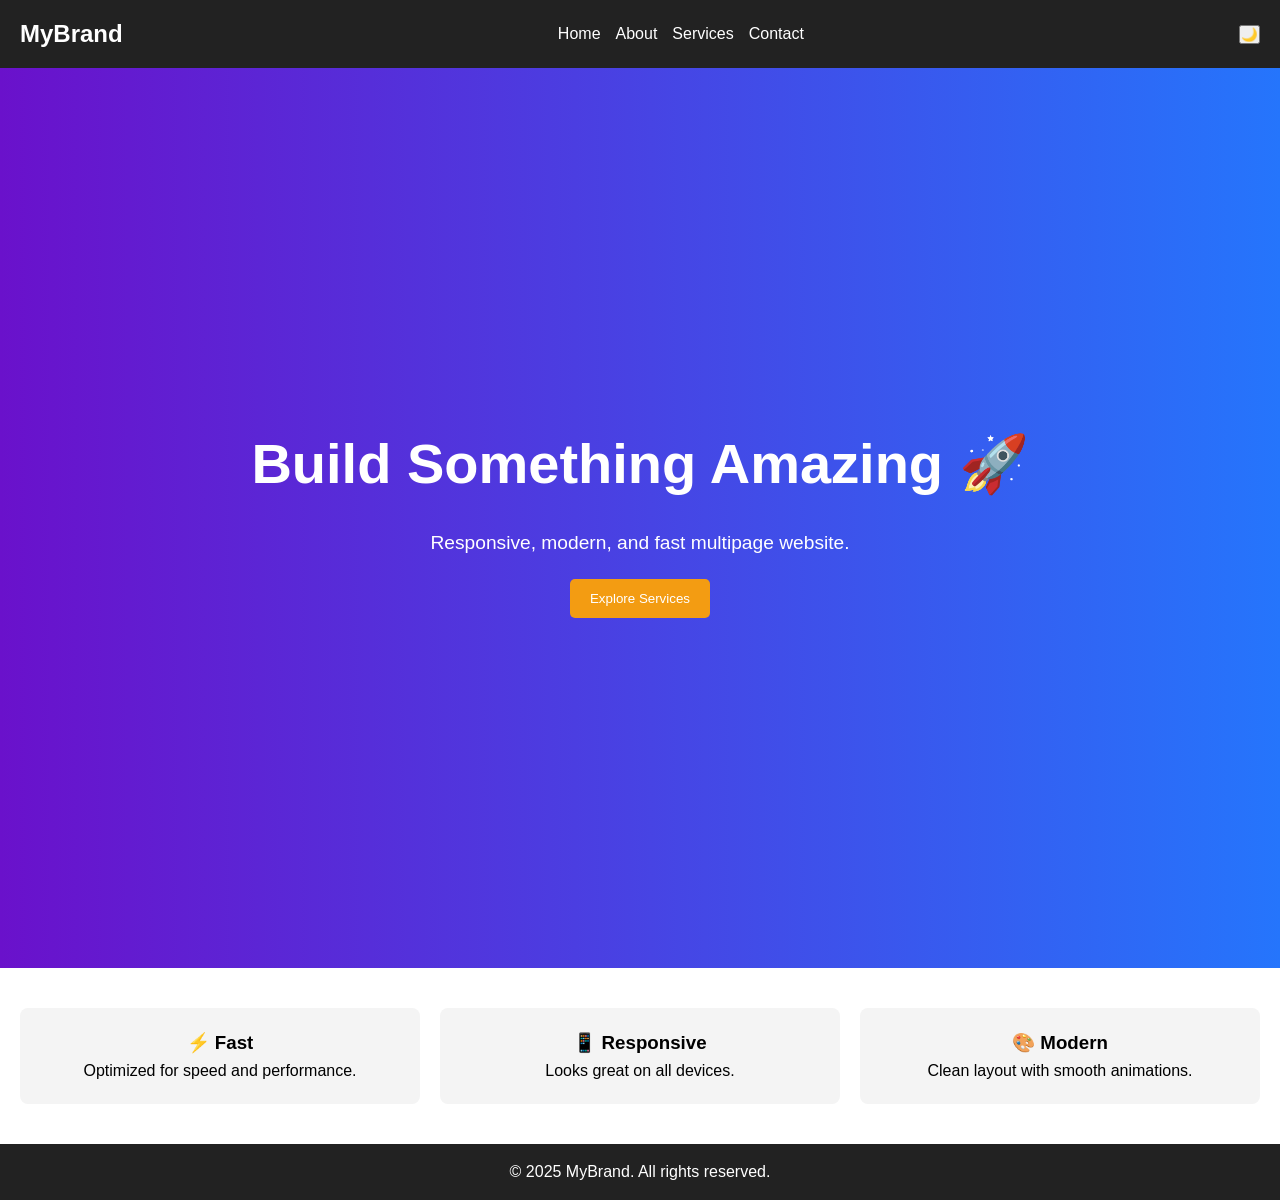
<file: index.html>
<!DOCTYPE html>
<html lang="en">
<head>
  <meta charset="UTF-8">
  <meta name="viewport" content="width=device-width, initial-scale=1.0">
  <title>MyBrand | Home</title>
  <link rel="stylesheet" href="style.css">
</head>
<body>
  <!-- Navbar -->
  <header>
    <nav class="navbar">
      <div class="logo">MyBrand</div>
      <ul class="nav-links" id="navLinks">
        <li><a href="index.html">Home</a></li>
        <li><a href="about.html">About</a></li>
        <li><a href="services.html">Services</a></li>
        <li><a href="contact.html">Contact</a></li>
      </ul>
      <div class="hamburger" onclick="toggleMenu()">☰</div>
      <button id="darkModeBtn">🌙</button>
    </nav>
  </header>

  <!-- Hero Section -->
  <section id="hero" class="hero">
    <h1>Build Something Amazing 🚀</h1>
    <p>Responsive, modern, and fast multipage website.</p>
    <a href="services.html"><button class="cta-btn">Explore Services</button></a>
  </section>

  <!-- Features Section -->
  <section id="features" class="features">
    <div class="feature">
      <h3>⚡ Fast</h3>
      <p>Optimized for speed and performance.</p>
    </div>
    <div class="feature">
      <h3>📱 Responsive</h3>
      <p>Looks great on all devices.</p>
    </div>
    <div class="feature">
      <h3>🎨 Modern</h3>
      <p>Clean layout with smooth animations.</p>
    </div>
  </section>

  <!-- Footer -->
  <footer>
    <p>© 2025 MyBrand. All rights reserved.</p>
  </footer>

  <button id="scrollTopBtn">⬆</button>
  <script src="script.js"></script>
</body>
</html>
</file>
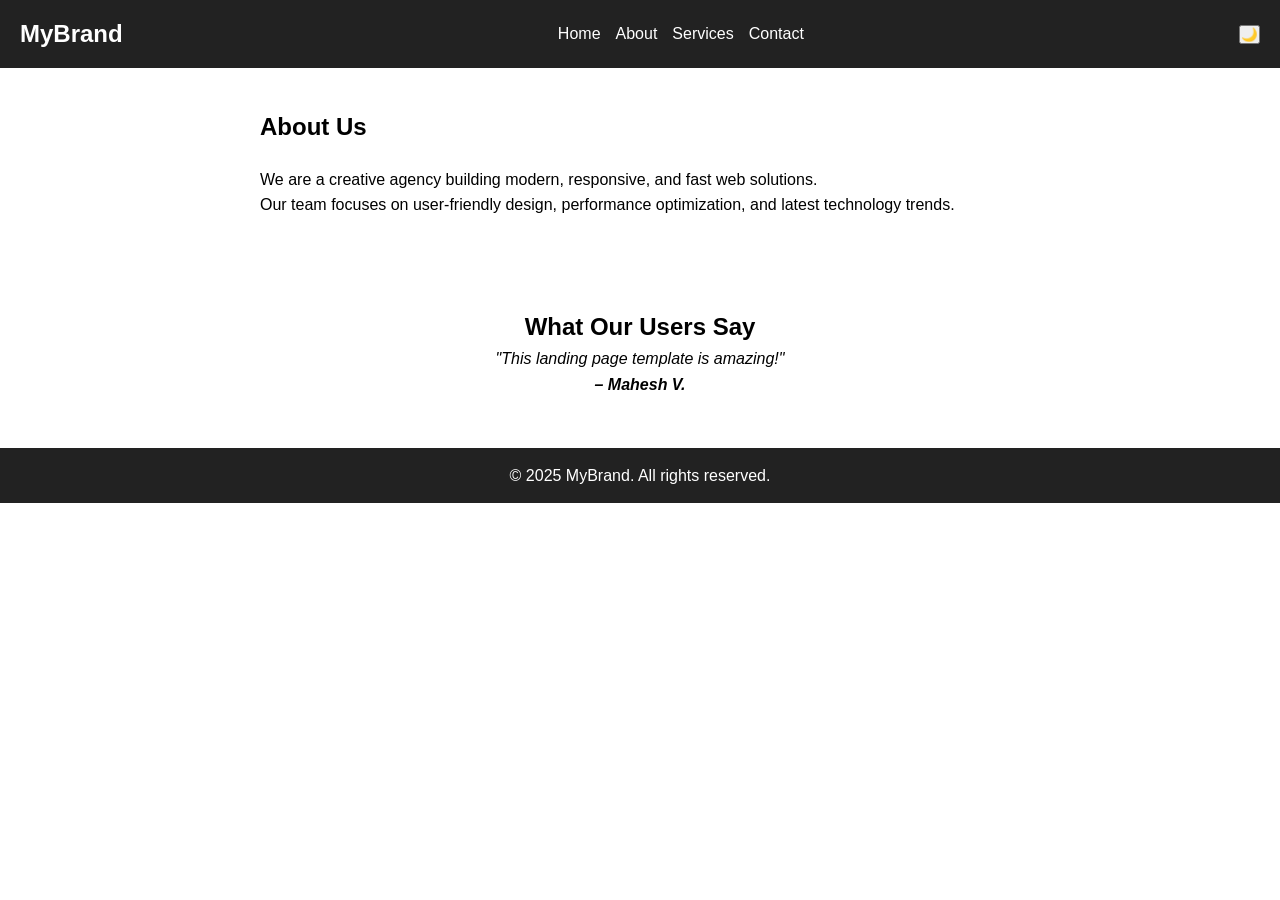
<file: about.html>
<!DOCTYPE html>
<html lang="en">
<head>
  <meta charset="UTF-8">
  <meta name="viewport" content="width=device-width, initial-scale=1.0">
  <title>MyBrand | About</title>
  <link rel="stylesheet" href="style.css">
</head>
<body>
  <header>
    <nav class="navbar">
      <div class="logo">MyBrand</div>
      <ul class="nav-links" id="navLinks">
        <li><a href="index.html">Home</a></li>
        <li><a href="about.html" class="active">About</a></li>
        <li><a href="services.html">Services</a></li>
        <li><a href="contact.html">Contact</a></li>
      </ul>
      <div class="hamburger" onclick="toggleMenu()">☰</div>
      <button id="darkModeBtn">🌙</button>
    </nav>
  </header>

  <section class="page-content">
    <h1>About Us</h1>
    <p>We are a creative agency building modern, responsive, and fast web solutions.</p>
    <p>Our team focuses on user-friendly design, performance optimization, and latest technology trends.</p>
  </section>
  <section class="testimonials">
    <h2>What Our Users Say</h2>
    <div class="testimonial-container">
      <p id="testimonialText">"This landing page template is amazing!"</p>
      <h4 id="testimonialAuthor">– Mahesh V.</h4>
    </div>
  </section>
  

  <footer>
    <p>© 2025 MyBrand. All rights reserved.</p>
  </footer>
  <script src="script.js"></script>
</body>
</html>
</file>
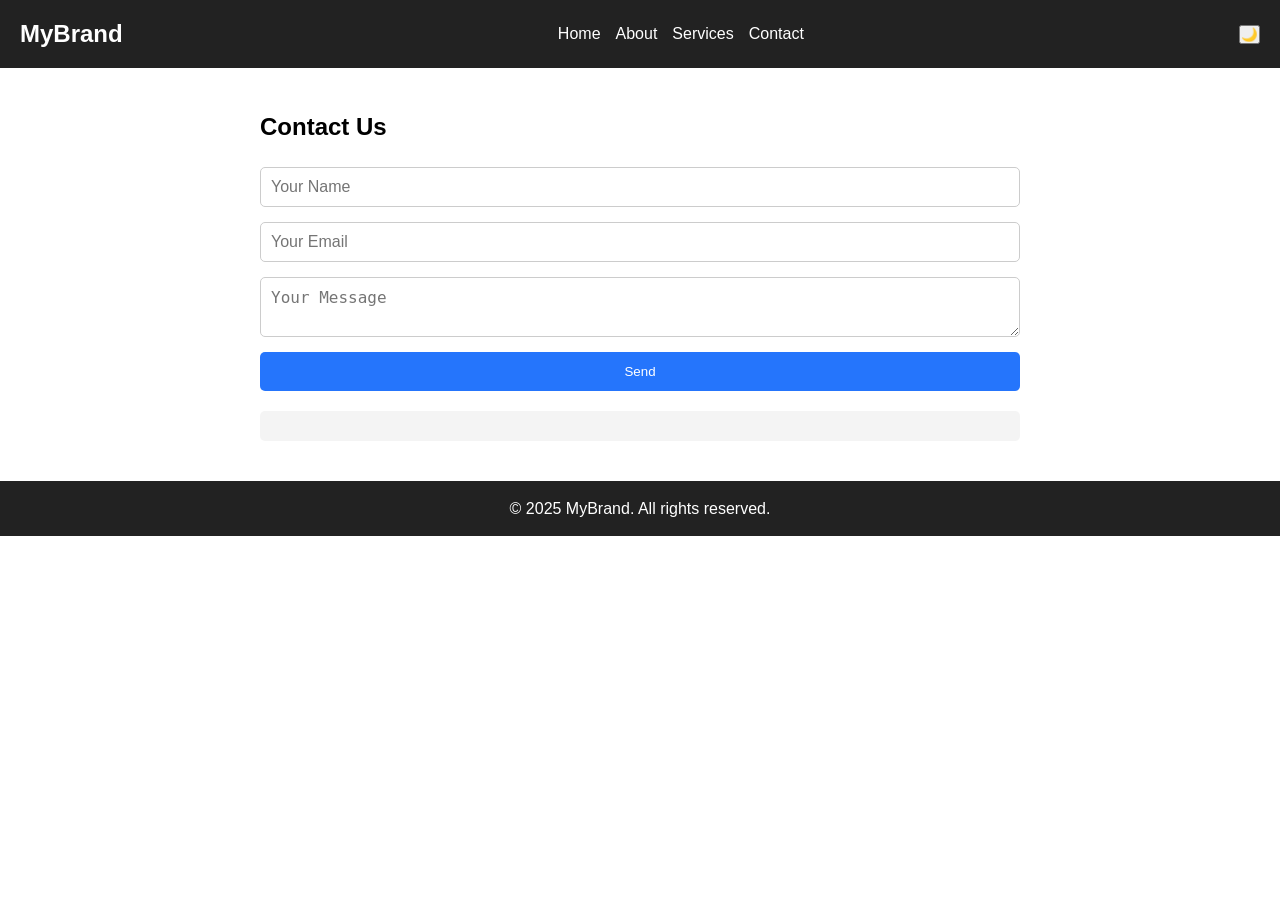
<file: contact.html>
<!DOCTYPE html>
<html lang="en">
<head>
  <meta charset="UTF-8">
  <meta name="viewport" content="width=device-width, initial-scale=1.0">
  <title>MyBrand | Contact</title>
  <link rel="stylesheet" href="style.css">
</head>
<body>
  <header>
    <nav class="navbar">
      <div class="logo">MyBrand</div>
      <ul class="nav-links" id="navLinks">
        <li><a href="index.html">Home</a></li>
        <li><a href="about.html">About</a></li>
        <li><a href="services.html">Services</a></li>
        <li><a href="contact.html" class="active">Contact</a></li>
      </ul>
      <div class="hamburger" onclick="toggleMenu()">☰</div>
      <button id="darkModeBtn">🌙</button>
    </nav>
  </header>

  <section class="page-content">
    <h1>Contact Us</h1>
   
    <form id="contactForm">
        <input type="text" id="name" placeholder="Your Name" required>
        <input type="email" id="email" placeholder="Your Email" required>
        <textarea id="message" placeholder="Your Message" required></textarea>
        <button type="submit">Send</button>
      </form>
      <p id="formMsg"></p>
      
    <div id="formOutput"></div>
  </section>

  <footer>
    <p>© 2025 MyBrand. All rights reserved.</p>
  </footer>
  <script src="script.js"></script>
</body>
</html>
</file>
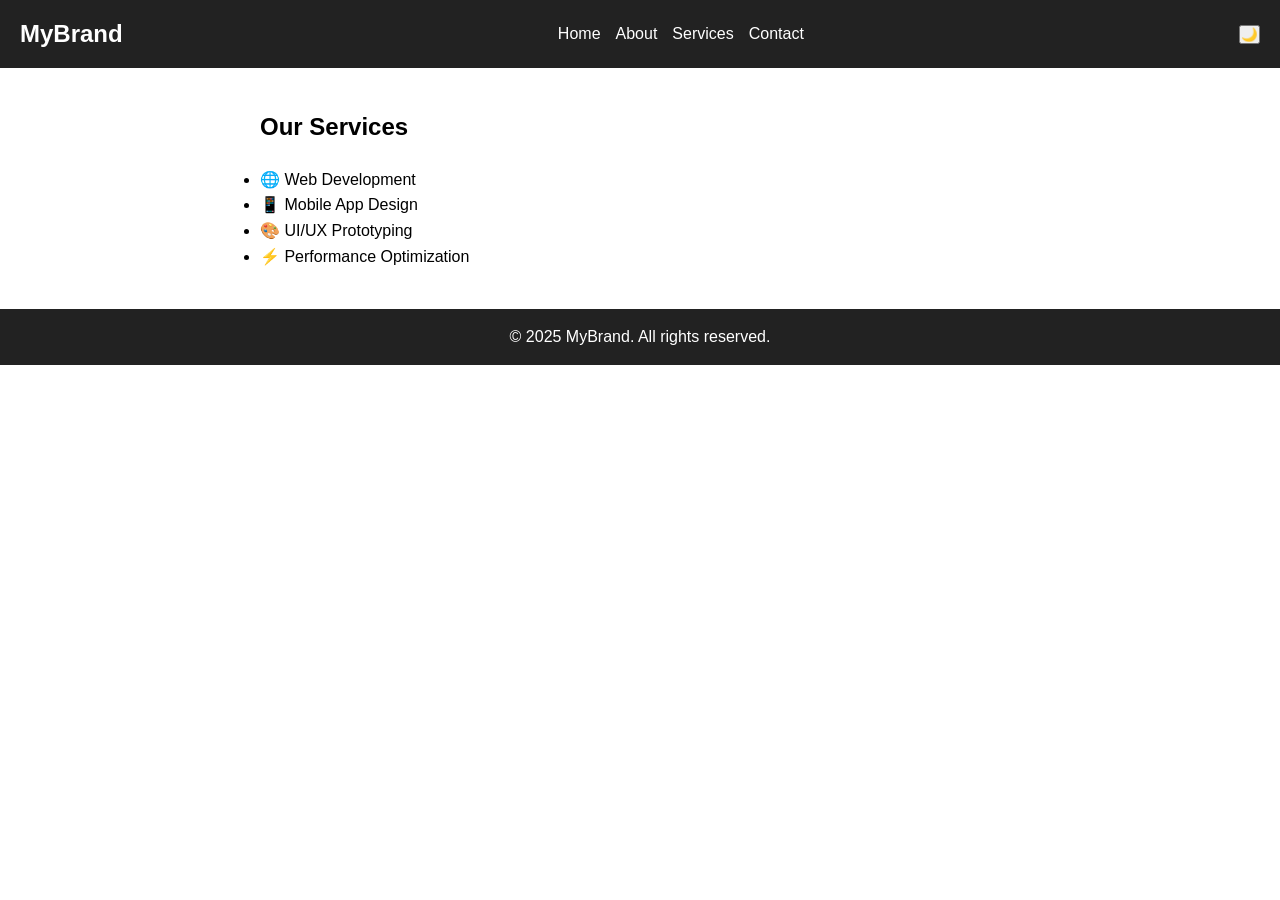
<file: services.html>
<!DOCTYPE html>
<html lang="en">
<head>
  <meta charset="UTF-8">
  <meta name="viewport" content="width=device-width, initial-scale=1.0">
  <title>MyBrand | Services</title>
  <link rel="stylesheet" href="style.css">
</head>
<body>
  <header>
    <nav class="navbar">
      <div class="logo">MyBrand</div>
      <ul class="nav-links" id="navLinks">
        <li><a href="index.html">Home</a></li>
        <li><a href="about.html">About</a></li>
        <li><a href="services.html" class="active">Services</a></li>
        <li><a href="contact.html">Contact</a></li>
      </ul>
      <div class="hamburger" onclick="toggleMenu()">☰</div>
      <button id="darkModeBtn">🌙</button>
    </nav>
  </header>

  <section class="page-content">
    <h1>Our Services</h1>
    <ul>
      <li>🌐 Web Development</li>
      <li>📱 Mobile App Design</li>
      <li>🎨 UI/UX Prototyping</li>
      <li>⚡ Performance Optimization</li>
    </ul>
  </section>

  <footer>
    <p>© 2025 MyBrand. All rights reserved.</p>
  </footer>
  <script src="script.js"></script>
</body>
</html>
</file>
<file: style.css>
/* Reset */
* {
    margin: 0; padding: 0; box-sizing: border-box;
  }
  
  body {
    font-family: Arial, sans-serif;
    line-height: 1.6;
  }
  
  /* Navbar */
  .navbar {
    display: flex;
    justify-content: space-between;
    align-items: center;
    padding: 15px 20px;
    background: #222;
    color: #fff;
    position: sticky;
    top: 0;
  }
  
  .logo {
    font-size: 1.5rem;
    font-weight: bold;
  }
  
  .nav-links {
    list-style: none;
    display: flex;
    gap: 15px;
  }
  
  .nav-links a {
    text-decoration: none;
    color: #fff;
    transition: color 0.3s;
  }
  
  .nav-links a:hover {
    color: #f39c12;
  }
  
  /* Hamburger menu (hidden on desktop) */
  .hamburger {
    display: none;
    font-size: 1.8rem;
    cursor: pointer;
  }
  
  /* Hero Section */
  .hero {
    height: 100vh;
    display: flex;
    flex-direction: column;
    justify-content: center;
    align-items: center;
    text-align: center;
    background: linear-gradient(to right, #6a11cb, #2575fc);
    color: white;
    padding: 20px;
  }
  
  .hero h1 {
    font-size: 2.5rem;
    animation: fadeInDown 1s ease-in-out;
  }
  
  .hero p {
    margin: 20px 0;
    font-size: 1.2rem;
  }
  
  .cta-btn {
    background: #f39c12;
    color: white;
    padding: 12px 20px;
    border: none;
    border-radius: 5px;
    cursor: pointer;
    transition: transform 0.3s;
  }
  
  .cta-btn:hover {
    transform: scale(1.1);
  }
  
  /* Features Section */
  .features {
    display: grid;
    grid-template-columns: 1fr;
    gap: 20px;
    padding: 40px 20px;
    text-align: center;
  }
  
  .feature {
    background: #f4f4f4;
    padding: 20px;
    border-radius: 8px;
    transition: transform 0.3s;
  }
  
  .feature:hover {
    transform: translateY(-5px);
  }
  
  /* Footer */
  footer {
    background: #222;
    color: white;
    text-align: center;
    padding: 15px;
  }
  
  /* Animations */
  @keyframes fadeInDown {
    from { opacity: 0; transform: translateY(-30px); }
    to { opacity: 1; transform: translateY(0); }
  }
  
  /* Responsive Design */
  @media (max-width: 768px) {
    .nav-links {
      display: none;
      flex-direction: column;
      background: #222;
      position: absolute;
      top: 60px;
      right: 0;
      width: 200px;
      padding: 20px;
    }
  
    .nav-links.active {
      display: flex;
    }
  
    .hamburger {
      display: block;
    }
  
    .features {
      grid-template-columns: 1fr;
    }
  }
  
  @media (min-width: 769px) {
    .features {
      grid-template-columns: repeat(3, 1fr);
    }
  
    .hero h1 {
      font-size: 3.5rem;
    }
  }
  .dark-mode {
    background: #111;
    color: #eee;
  }
  .dark-mode .navbar,
  .dark-mode footer {
    background: #000;
  }
  .dark-mode .feature {
    background: #222;
    color: #fff;
  }
  #scrollTopBtn {
    position: fixed;
    bottom: 20px;
    right: 20px;
    padding: 10px;
    font-size: 20px;
    display: none;
    border: none;
    border-radius: 50%;
    background: #f39c12;
    color: white;
    cursor: pointer;
  }
/* Page Content */
.page-content {
    padding: 40px 20px;
    max-width: 800px;
    margin: auto;
  }
  
  .page-content h1 {
    margin-bottom: 20px;
  }
  
  /* Contact Form */
  form {
    display: flex;
    flex-direction: column;
    gap: 15px;
    margin-bottom: 20px;
  }
  
  form input, form textarea {
    padding: 10px;
    font-size: 1rem;
    border: 1px solid #ccc;
    border-radius: 5px;
  }
  
  form button {
    background: #2575fc;
    color: white;
    padding: 12px;
    border: none;
    border-radius: 5px;
    cursor: pointer;
  }
  form button:hover {
    background: #1a5fd0;
  }
  
  #formOutput {
    padding: 15px;
    background: #f4f4f4;
    border-radius: 5px;
  }
  .testimonials {
    text-align: center;
    margin: 50px 0;
  }
  .testimonial-container {
    max-width: 500px;
    margin: auto;
    font-style: italic;
  }
</file>
